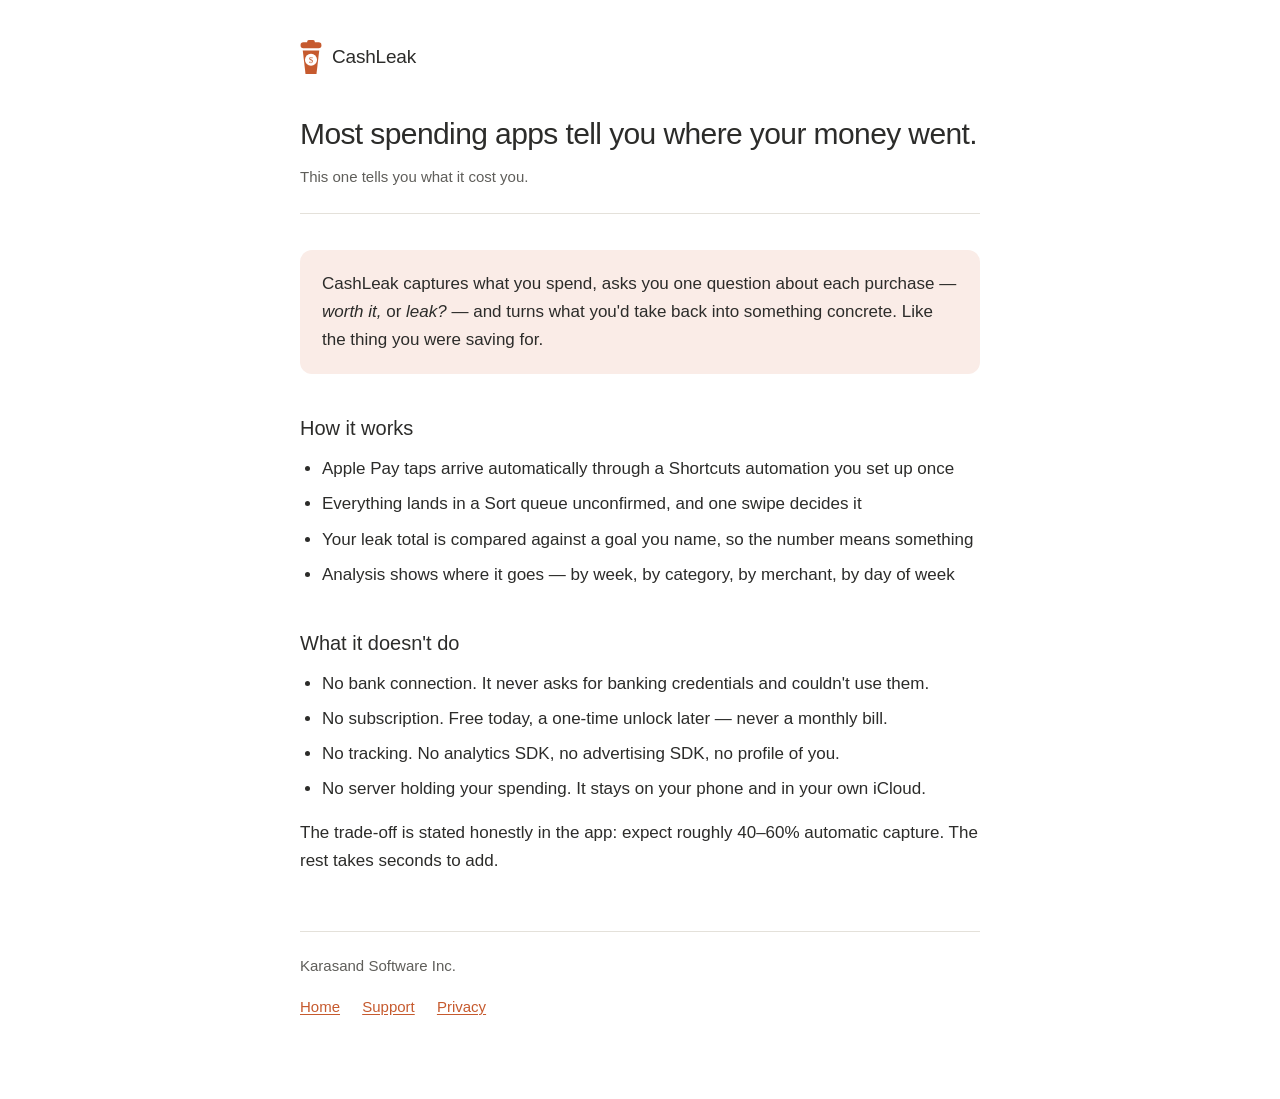
<file: docs/index.html>
<!DOCTYPE html>
<html lang="en">
<head>
<meta charset="utf-8">
<meta name="viewport" content="width=device-width, initial-scale=1">
<title>CashLeak</title>
<meta name="description" content="An iPhone spending tracker that tells you what your spending cost you, not just where it went.">
<link rel="stylesheet" href="_style.css">
</head>
<body>
<div class="wrap">

<header>
  <a class="mark" href="index.html">
    <svg viewBox="0 0 40 62" width="22" height="34" aria-hidden="true"><rect x="13" y="0" width="14" height="7" rx="3" fill="#C65A2E"/><rect x="1" y="4" width="38" height="11" rx="5" fill="#C65A2E"/><path d="M5 19 L35 19 L30 62 L10 62 Z" fill="#C65A2E"/><circle cx="20" cy="36" r="11" fill="#FFFFFF"/><text x="20" y="42" font-size="16" fill="#C65A2E" text-anchor="middle" font-family="Georgia, serif">$</text></svg>
    <span>CashLeak</span>
  </a>
  <h1>Most spending apps tell you where your money went.</h1>
  <p class="dateline">This one tells you what it cost you.</p>
</header>

<div class="lede">
  <p>CashLeak captures what you spend, asks you one question about each purchase — <em>worth it,</em> or <em>leak?</em> — and turns what you'd take back into something concrete. Like the thing you were saving for.</p>
</div>

<h2>How it works</h2>

<ul>
  <li>Apple Pay taps arrive automatically through a Shortcuts automation you set up once</li>
  <li>Everything lands in a Sort queue unconfirmed, and one swipe decides it</li>
  <li>Your leak total is compared against a goal you name, so the number means something</li>
  <li>Analysis shows where it goes — by week, by category, by merchant, by day of week</li>
</ul>

<h2>What it doesn't do</h2>

<ul>
  <li><strong>No bank connection.</strong> It never asks for banking credentials and couldn't use them.</li>
  <li><strong>No subscription.</strong> Free today, a one-time unlock later — never a monthly bill.</li>
  <li><strong>No tracking.</strong> No analytics SDK, no advertising SDK, no profile of you.</li>
  <li><strong>No server holding your spending.</strong> It stays on your phone and in your own iCloud.</li>
</ul>

<p>The trade-off is stated honestly in the app: expect roughly 40–60% automatic capture. The rest takes seconds to add.</p>

<footer>
  <p>Karasand Software Inc.</p>
  <a href="index.html">Home</a>
  <a href="support.html">Support</a>
  <a href="https://karasandlabs.com/cashleak/privacy/">Privacy</a>
</footer>

</div>
</body>
</html>
</file>
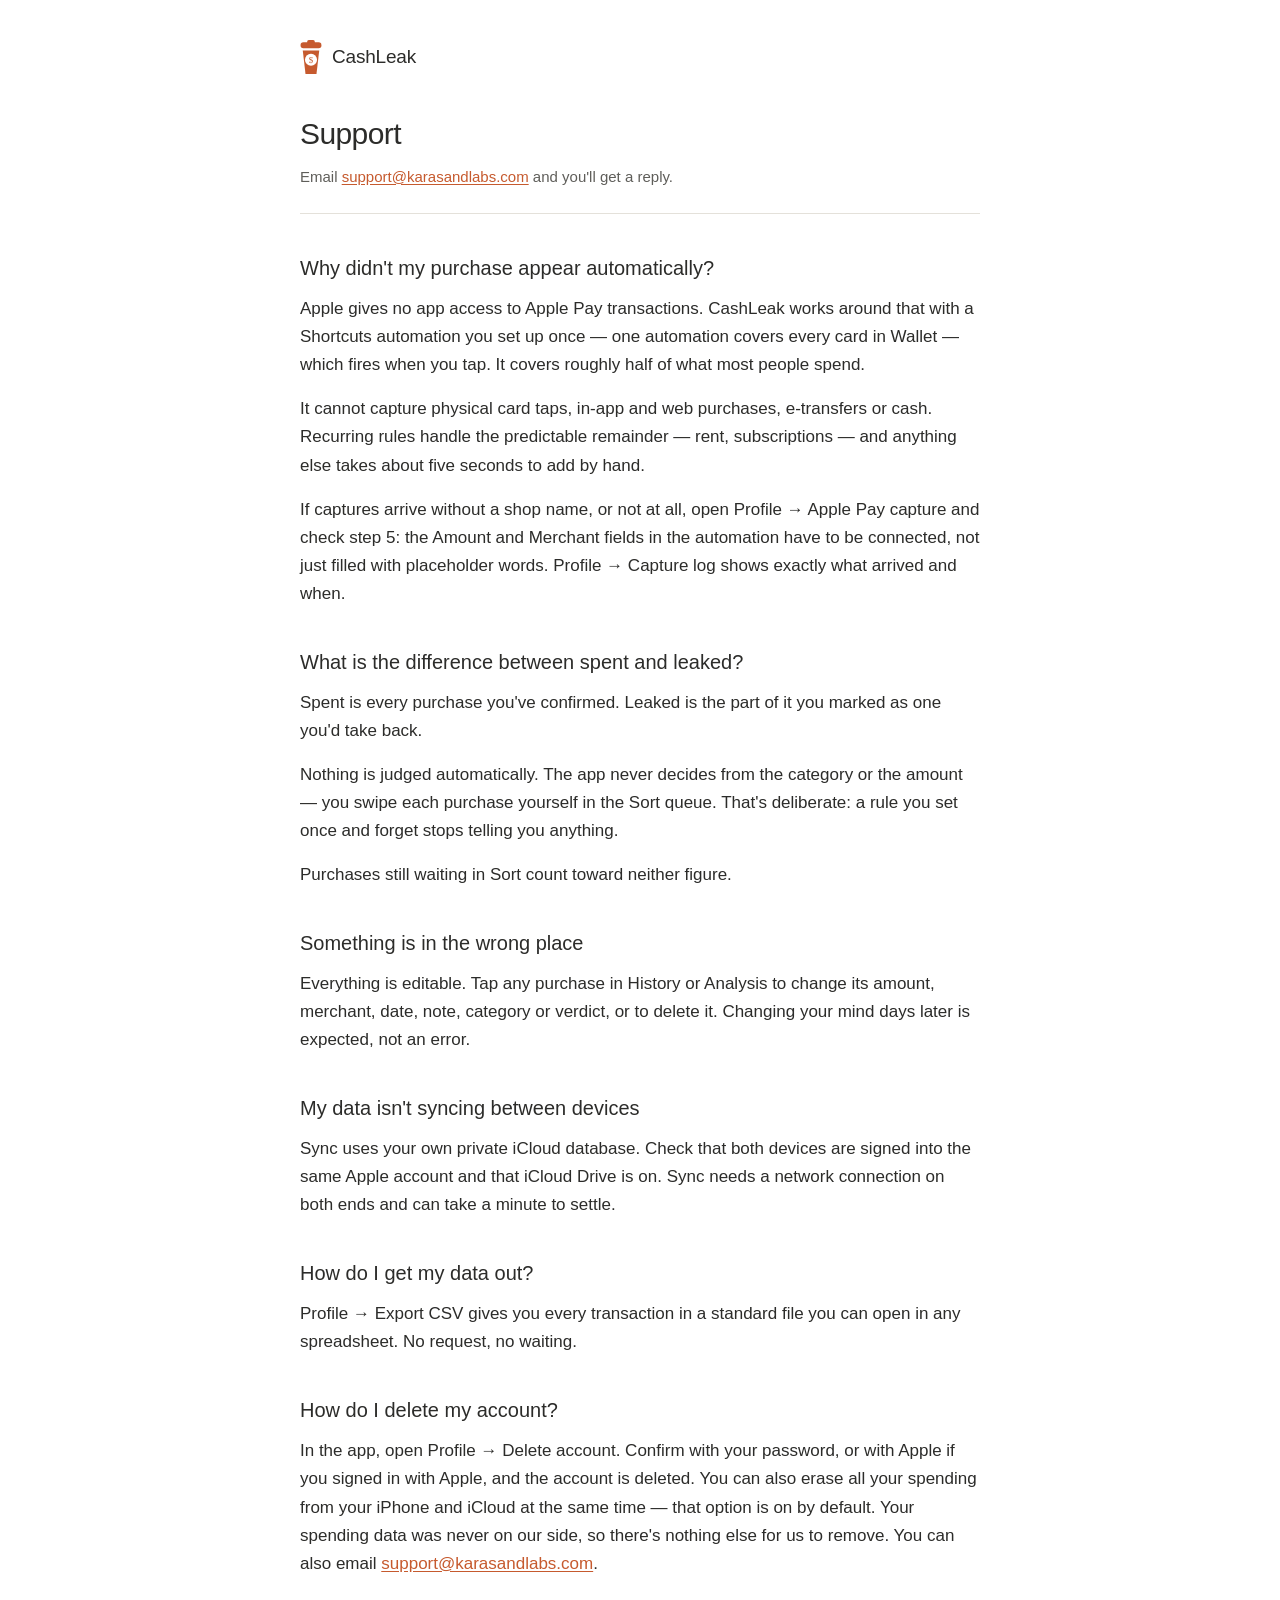
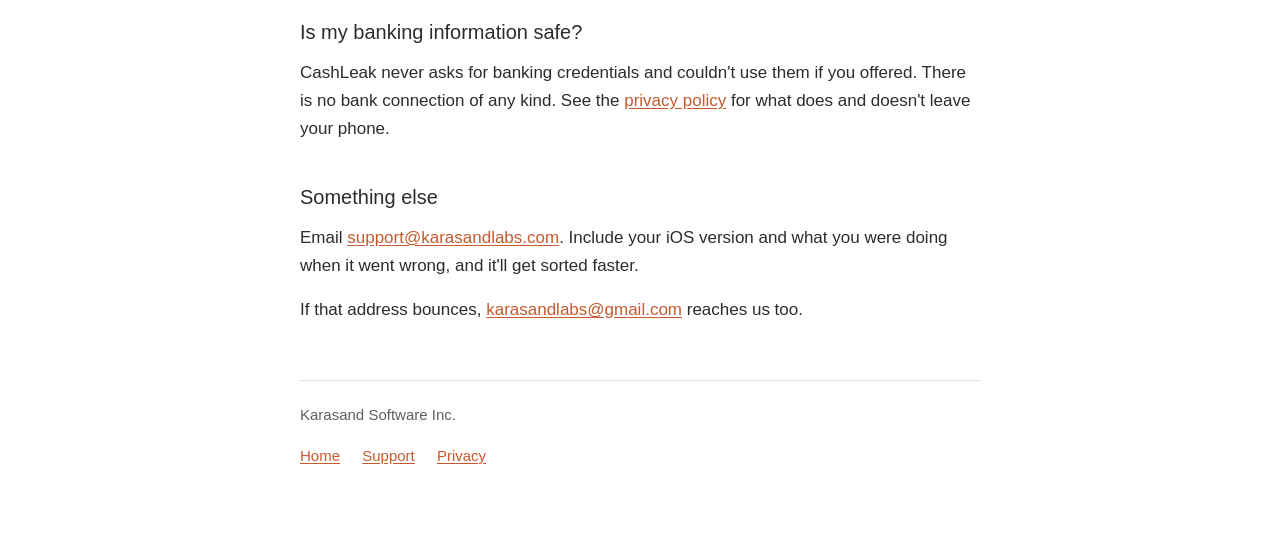
<file: docs/support.html>
<!DOCTYPE html>
<html lang="en">
<head>
<meta charset="utf-8">
<meta name="viewport" content="width=device-width, initial-scale=1">
<title>Support — CashLeak</title>
<link rel="stylesheet" href="_style.css">
</head>
<body>
<div class="wrap">

<header>
  <a class="mark" href="index.html">
    <svg viewBox="0 0 40 62" width="22" height="34" aria-hidden="true"><rect x="13" y="0" width="14" height="7" rx="3" fill="#C65A2E"/><rect x="1" y="4" width="38" height="11" rx="5" fill="#C65A2E"/><path d="M5 19 L35 19 L30 62 L10 62 Z" fill="#C65A2E"/><circle cx="20" cy="36" r="11" fill="#FFFFFF"/><text x="20" y="42" font-size="16" fill="#C65A2E" text-anchor="middle" font-family="Georgia, serif">$</text></svg>
    <span>CashLeak</span>
  </a>
  <h1>Support</h1>
  <p class="dateline">Email <a href="mailto:support@karasandlabs.com">support@karasandlabs.com</a> and you'll get a reply.</p>
</header>

<h2>Why didn't my purchase appear automatically?</h2>

<p>Apple gives no app access to Apple Pay transactions. CashLeak works around that with a Shortcuts automation you set up once — one automation covers every card in Wallet — which fires when you tap. It covers roughly half of what most people spend.</p>

<p>It cannot capture physical card taps, in-app and web purchases, e-transfers or cash. Recurring rules handle the predictable remainder — rent, subscriptions — and anything else takes about five seconds to add by hand.</p>

<p>If captures arrive without a shop name, or not at all, open <strong>Profile → Apple Pay capture</strong> and check step 5: the Amount and Merchant fields in the automation have to be connected, not just filled with placeholder words. <strong>Profile → Capture log</strong> shows exactly what arrived and when.</p>

<h2>What is the difference between spent and leaked?</h2>

<p><strong>Spent</strong> is every purchase you've confirmed. <strong>Leaked</strong> is the part of it you marked as one you'd take back.</p>

<p>Nothing is judged automatically. The app never decides from the category or the amount — you swipe each purchase yourself in the Sort queue. That's deliberate: a rule you set once and forget stops telling you anything.</p>

<p>Purchases still waiting in Sort count toward neither figure.</p>

<h2>Something is in the wrong place</h2>

<p>Everything is editable. Tap any purchase in History or Analysis to change its amount, merchant, date, note, category or verdict, or to delete it. Changing your mind days later is expected, not an error.</p>

<h2>My data isn't syncing between devices</h2>

<p>Sync uses your own private iCloud database. Check that both devices are signed into the same Apple account and that iCloud Drive is on. Sync needs a network connection on both ends and can take a minute to settle.</p>

<h2>How do I get my data out?</h2>

<p><strong>Profile → Export CSV</strong> gives you every transaction in a standard file you can open in any spreadsheet. No request, no waiting.</p>

<h2>How do I delete my account?</h2>

<p>In the app, open <strong>Profile → Delete account</strong>. Confirm with your password, or with Apple if you signed in with Apple, and the account is deleted. You can also erase all your spending from your iPhone and iCloud at the same time — that option is on by default. Your spending data was never on our side, so there's nothing else for us to remove. You can also email <a href="mailto:support@karasandlabs.com">support@karasandlabs.com</a>.</p>

<h2>Is my banking information safe?</h2>

<p>CashLeak never asks for banking credentials and couldn't use them if you offered. There is no bank connection of any kind. See the <a href="https://karasandlabs.com/cashleak/privacy/">privacy policy</a> for what does and doesn't leave your phone.</p>

<h2>Something else</h2>

<p>Email <a href="mailto:support@karasandlabs.com">support@karasandlabs.com</a>. Include your iOS version and what you were doing when it went wrong, and it'll get sorted faster.</p>

<p>If that address bounces, <a href="mailto:karasandlabs@gmail.com">karasandlabs@gmail.com</a> reaches us too.</p>

<footer>
  <p>Karasand Software Inc.</p>
  <a href="index.html">Home</a>
  <a href="support.html">Support</a>
  <a href="https://karasandlabs.com/cashleak/privacy/">Privacy</a>
</footer>

</div>
</body>
</html>
</file>
<file: docs/_style.css>
:root {
  --brand: #C65A2E;
  --ink: #2C2C2A;
  --muted: #5F5E5A;
  --line: #E4E1DA;
  --wash: #FAECE7;
  --page: #FFFFFF;
}

@media (prefers-color-scheme: dark) {
  :root {
    --brand: #F0997B;
    --ink: #F1EFE8;
    --muted: #B4B2A9;
    --line: #3A3937;
    --wash: #2A1712;
    --page: #171614;
  }
}

* { box-sizing: border-box; }

body {
  margin: 0;
  padding: 0 24px 80px;
  background: var(--page);
  color: var(--ink);
  font: 400 17px/1.65 -apple-system, BlinkMacSystemFont, "Segoe UI", Roboto, Helvetica, Arial, sans-serif;
  -webkit-text-size-adjust: 100%;
}

.wrap { max-width: 680px; margin: 0 auto; }

header {
  border-bottom: 1px solid var(--line);
  padding: 40px 0 24px;
  margin-bottom: 36px;
}

.mark {
  display: inline-flex;
  align-items: center;
  gap: 10px;
  text-decoration: none;
  color: var(--ink);
}

.mark svg { display: block; }

.mark span { font-size: 19px; font-weight: 500; letter-spacing: -0.01em; }

h1 { font-size: 30px; font-weight: 500; letter-spacing: -0.02em; margin: 26px 0 6px; }
h2 { font-size: 20px; font-weight: 500; margin: 38px 0 10px; }
h3 { font-size: 17px; font-weight: 500; margin: 26px 0 6px; }

.dateline { color: var(--muted); font-size: 15px; margin: 0; }

p { margin: 0 0 16px; }

ul { margin: 0 0 16px; padding-left: 22px; }
li { margin-bottom: 7px; }

a { color: var(--brand); text-underline-offset: 2px; }

strong { font-weight: 500; }

.lede {
  background: var(--wash);
  border-radius: 12px;
  padding: 20px 22px;
  margin: 0 0 30px;
}

.lede p:last-child { margin-bottom: 0; }

table { width: 100%; border-collapse: collapse; margin: 0 0 20px; font-size: 16px; }
th, td { text-align: left; padding: 11px 12px 11px 0; border-bottom: 1px solid var(--line); vertical-align: top; }
th { font-weight: 500; color: var(--muted); font-size: 14px; }

footer {
  border-top: 1px solid var(--line);
  margin-top: 56px;
  padding-top: 22px;
  color: var(--muted);
  font-size: 15px;
}

footer a { margin-right: 18px; }
</file>
